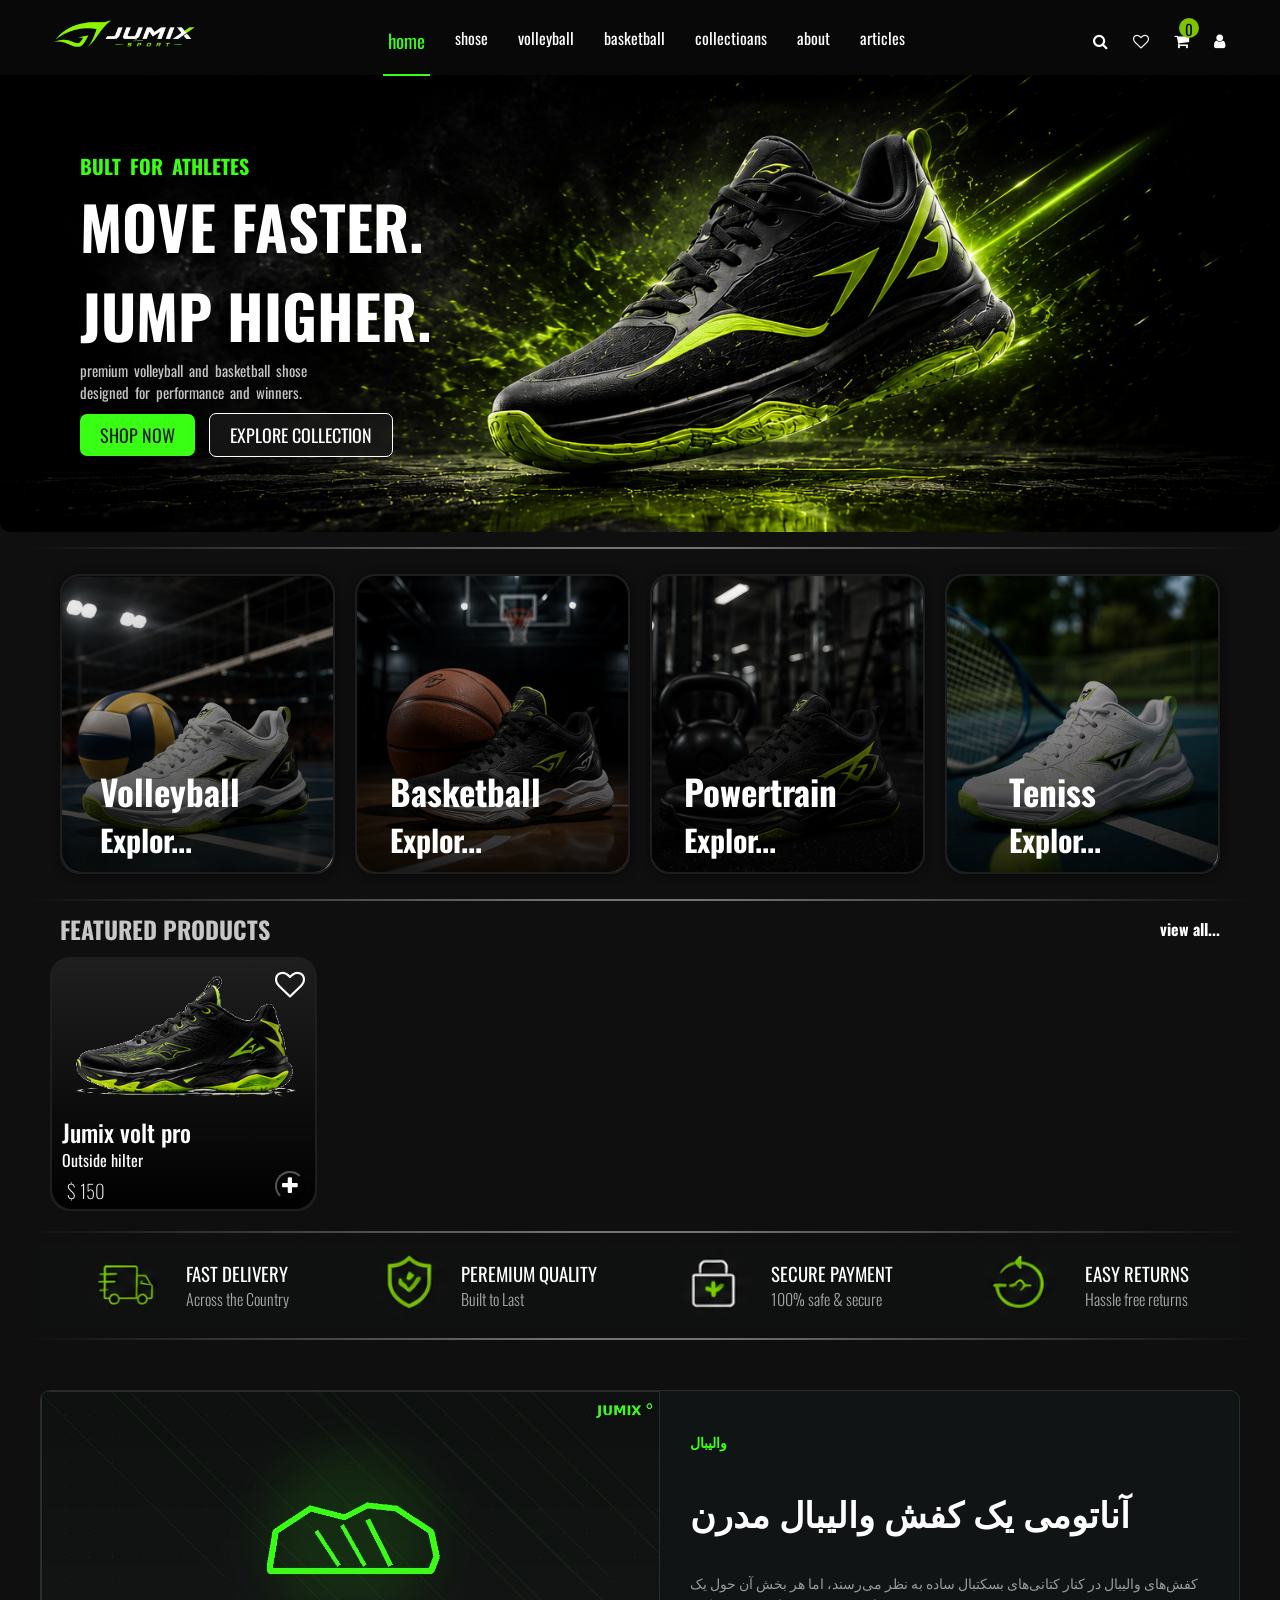
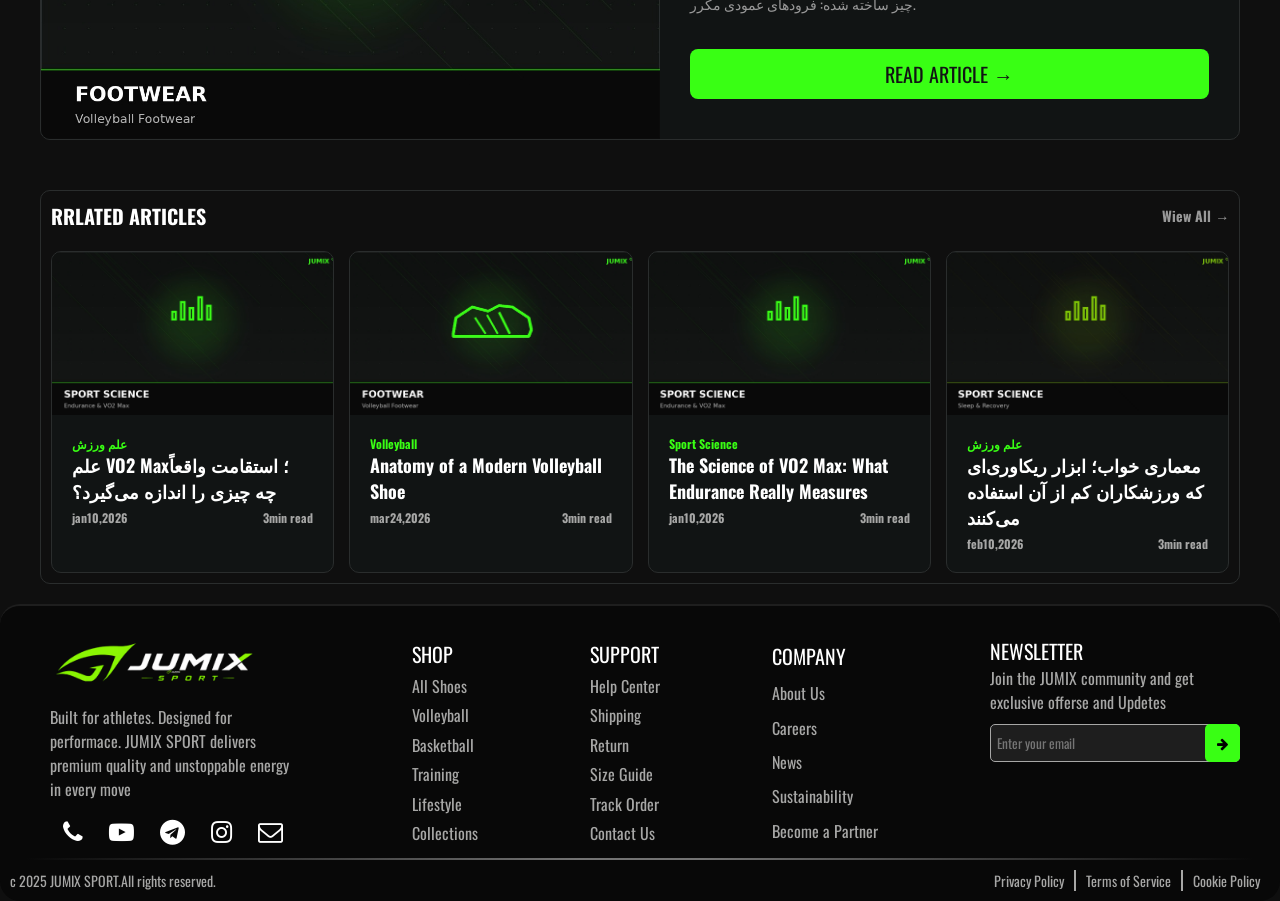
<file: index.html>
<!DOCTYPE html>
<html lang="en">
<head>
    <meta charset="UTF-8">
    <meta name="viewport" content="width=device-width, initial-scale=1.0">
    <title>jumix sport pro</title>
    <!-- start font text import  -->
     <link rel="preconnect" href="https://fonts.googleapis.com">
    <link rel="preconnect" href="https://fonts.gstatic.com" crossorigin>
    <link href="https://fonts.googleapis.com/css2?family=Luckiest+Guy&family=Oswald:wght@200..700&family=Yusei+Magic&display=swap" rel="stylesheet">
     <!-- end font text import  -->
    <link rel="stylesheet" href="assest/css/main.css">
    <!-- start font icon import  -->
    <link rel="stylesheet" href="https://cdnjs.cloudflare.com/ajax/libs/font-awesome/4.7.0/css/font-awesome.min.css">
    <link rel="stylesheet" href="assest/css/main.css">
    
    <!-- end font text import  -->
</head>
<body>
    <header id="header-import">
    </header>
    <!-- ///////////////////////// -->
    <!-- header main start => -->
     <header>
        <figure class="header-main">
            <img src="assest/img/header.png" class="img-header" alt="heder site">
            <div class="title-header">
                <h5>BULT FOR ATHLETES</h5>
                <h2>MOVE FASTER.</h2>
                <h2>JUMP HIGHER.</h2>
                <h6>premium volleyball and basketball shose <br>
                 designed for performance and winners.</h6>
                 <button class="button-m">SHOP NOW</button>
                 <button class="button-c">EXPLORE COLLECTION</button>   
            </div>
        </figure>
     </header>
   <!-- <= end header main tag  -->
    <div>
        <div class="line-section"></div>
    </div>
     <!-- main section start => -->
      <section class="cards-row-type">
        <figure class="card">
            <a href="products.html?file=volleyball">
            <img class="img-res card-img" src="assest/img/volley-card.png" alt="">
            <div class="filter-card"></div>
            <div class="card-title">
                <h3>volleyball</h3>
                <h4>Explor... </h4>

            </div>
            </a>
        </figure>
        <figure class="card">
                <a href="products.html?file=basketball">
            <img class="img-res card-img" src="assest/img/basket-card.png" alt="">
            <div class="filter-card"></div>
            <div class="card-title">
                <h3>basketball</h3>
                <h4>Explor... </h4>
            </div>
            </a>
        </figure>
        <figure class="card">
            <a href="products.html?file=lifestyle">
            <img class="img-res card-img" src="assest/img/body-card.png" alt="">
            <div class="filter-card"></div>
            <div class="card-title">
                <h3>powertrain</h3>
                <h4>Explor... </h4>

            </div>
            </a>
        </figure>   
        <figure class="card">
            <a href="products.html?file=training">
            <img class="img-res card-img" src="assest/img/tenis-card.png" alt="">
            <div class="filter-card"></div>
            <div class="card-title">
                <h3>teniss</h3>
                <h4>Explor... </h4>

            </div>
            </a>
        </figure>     
      </section>
   <!-- <= end  main section tag  -->
    <div>
        <div class="line-section"></div>
    </div>
    <!-- poroduckt section start => -->
    <div id="import-list-product" data-type-render="index" 
    data-cont="8" data-sort="">FEATURED PRODUCTS</div>
    <!-- <= end  poroduckt section tag  -->
    <div>
        <div class="line-section"></div>
    </div>
        <!-- send about section start => -->
         <section class="send-about">
            <div class="send-about-row">
                <div class="send-about-item">
                    <div class="img-send-about">
                        <img  class="car img-res" src="assest/img/item-1.png" alt="">
                    </div>
                    <div>
                        <h3>FAST DELIVERY</h3>
                        <p>Across the Country</p>
                    </div>
                </div>
                <div class="send-about-item">
                    <div class="img-send-about">
                        <img class="quality img-res" src="assest/img/item-2.png" alt="">
                    </div>
                    <div>
                        <h3>PEREMIUM QUALITY</h3>
                        <p>Built to Last</p>
                    </div>
                </div>
                <div class="send-about-item">
                    <div class="img-send-about">
                        <img class="louck img-res" src="assest/img/item-3.png" alt="">
                    </div>
                    <div>
                        <h3>SECURE PAYMENT</h3>
                        <p>100% safe & secure</p>
                    </div>
                </div>
                <div class="send-about-item">
                    <div class="img-send-about">
                        <img class="return img-res" src="assest/img/item-4.png" alt="">
                    </div>
                    <div>
                        <h3>EASY RETURNS</h3>
                        <p>Hassle free returns</p>
                    </div>
                </div>
            </div>
         </section>
     <!-- <= send abut  footer section tag  -->
    <div>
        <div class="line-section"></div>
    </div>
    <!-- //////////////////////////////// -->
    <div id="banner-article-import"></div>
    <div id="list-article-import"></div>

    <!-- footer section start => -->
    <div id="footer-import"></div>
     <!-- <= end  footer section tag  -->
    <script type="module" src="assest/js/list-articles-engin.js"></script>
    <!-- <script src="assest/js/java.js"></script> -->
    <script type="module" src="assest/js/section-art-baner.js"></script>
    <script type="module" src="assest/js/footer-engine.js"></script>
    <script type="module" src="assest/js/header-Engine.js"></script>
    <!-- ////start product java script -->
     <script src="assest/js/list-index-manager.js" type="module"></script>
</body>
</html>
</file>
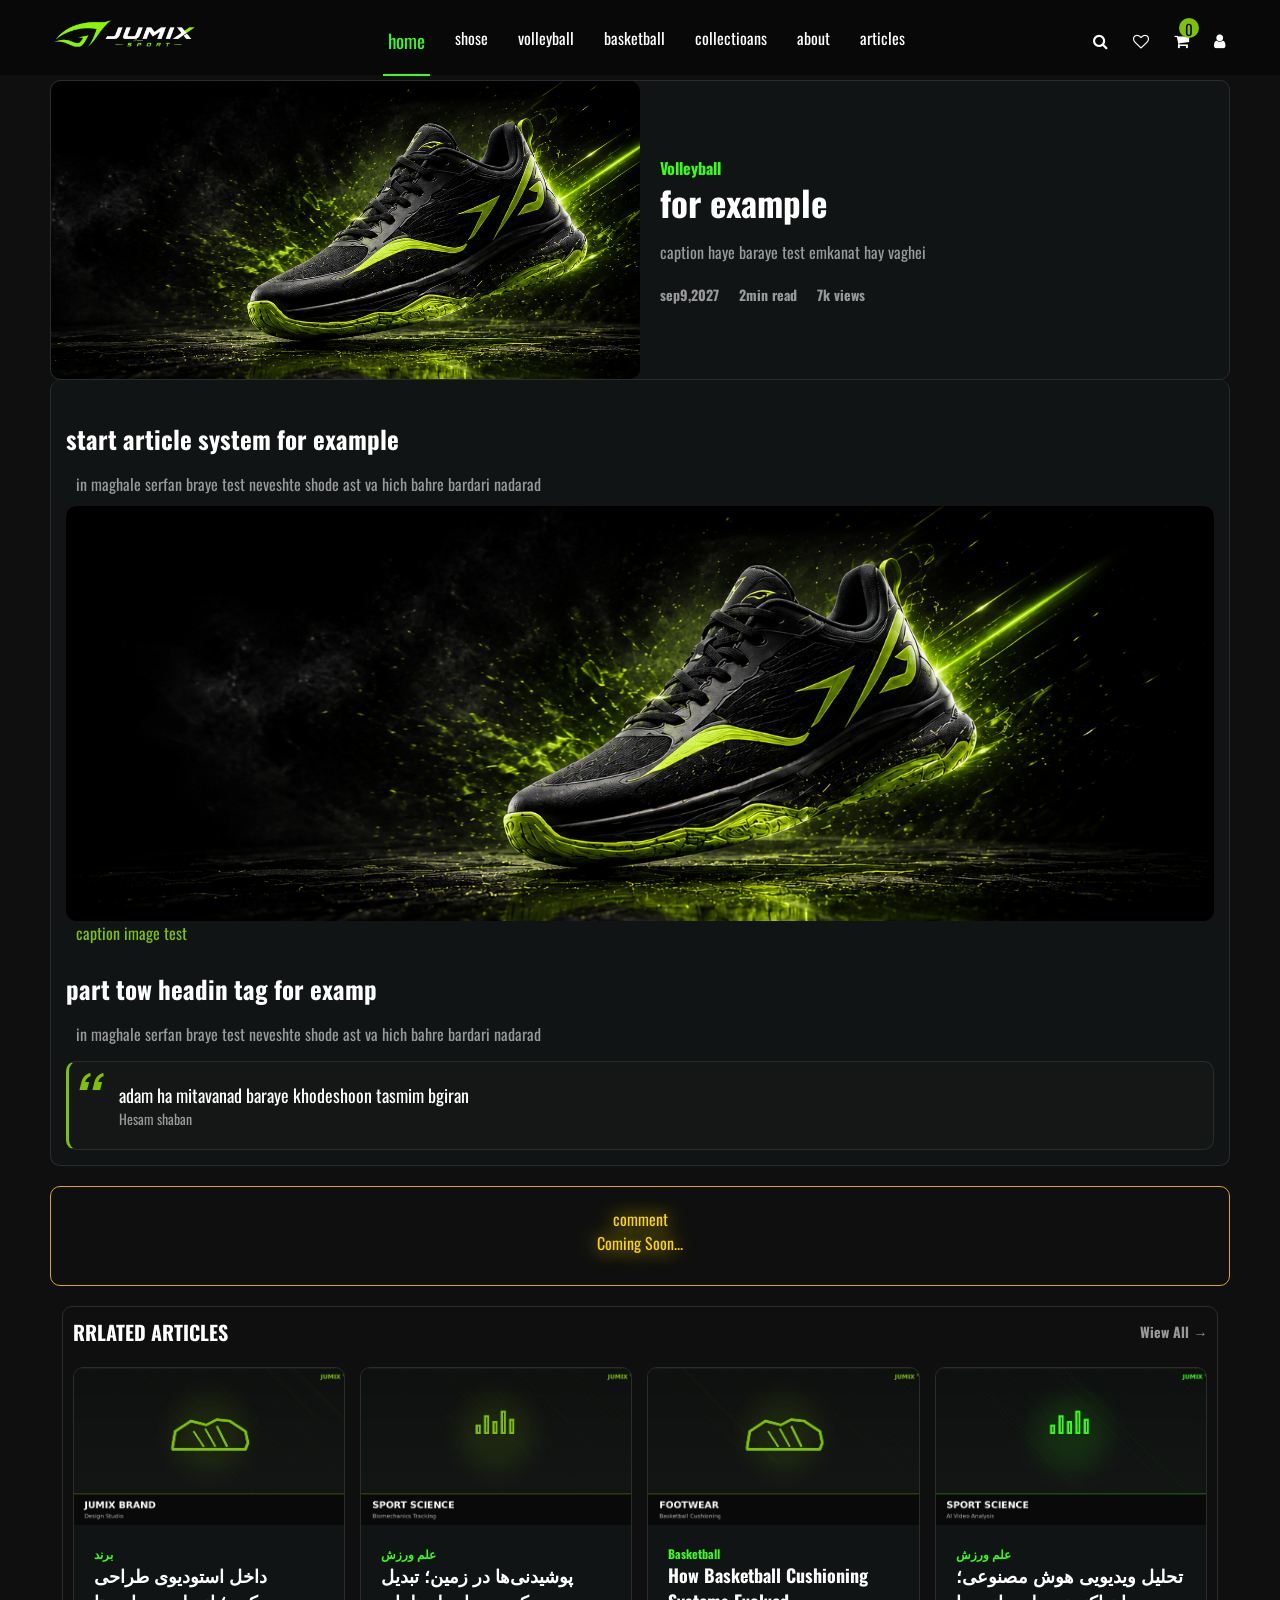
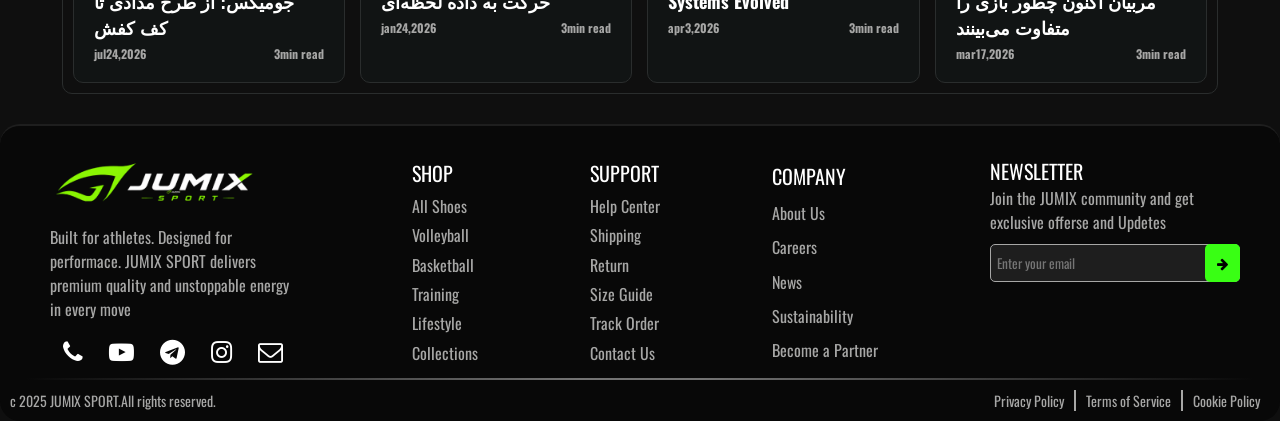
<file: article.html>
<!DOCTYPE html>
<html lang="en">
<head>
    <meta charset="UTF-8">
    <meta name="viewport" content="width=device-width, initial-scale=1.0">
    <title>Article</title>
    <link rel="stylesheet" href="assest/css/main.css">
    <link rel="stylesheet" href="assest/css/article.css">
    <link rel="stylesheet" href="https://cdnjs.cloudflare.com/ajax/libs/font-awesome/4.7.0/css/font-awesome.min.css">

</head>
<body>
    <header id="header-import">
    </header>
    <!-- ////////////////////////////////////////// -->
    <main class="all-article-wraper">
    <div id="import-article"></div>
    <div class="warn">comment <br> Coming Soon...</div>
    <div id="list-article-import" data-type="random"></div>
    </main>
    <div id="footer-import"></div>
    <script type="module" src="assest/js/header-Engine.js"></script>
    <script type="module" src="assest/js/list-articles-engin.js"></script>
    <script type="module" src="assest/js/footer-engine.js"></script>
    <script type="module" src="assest/js/article-page-manager.js"></script>
</body>
</html>
</file>
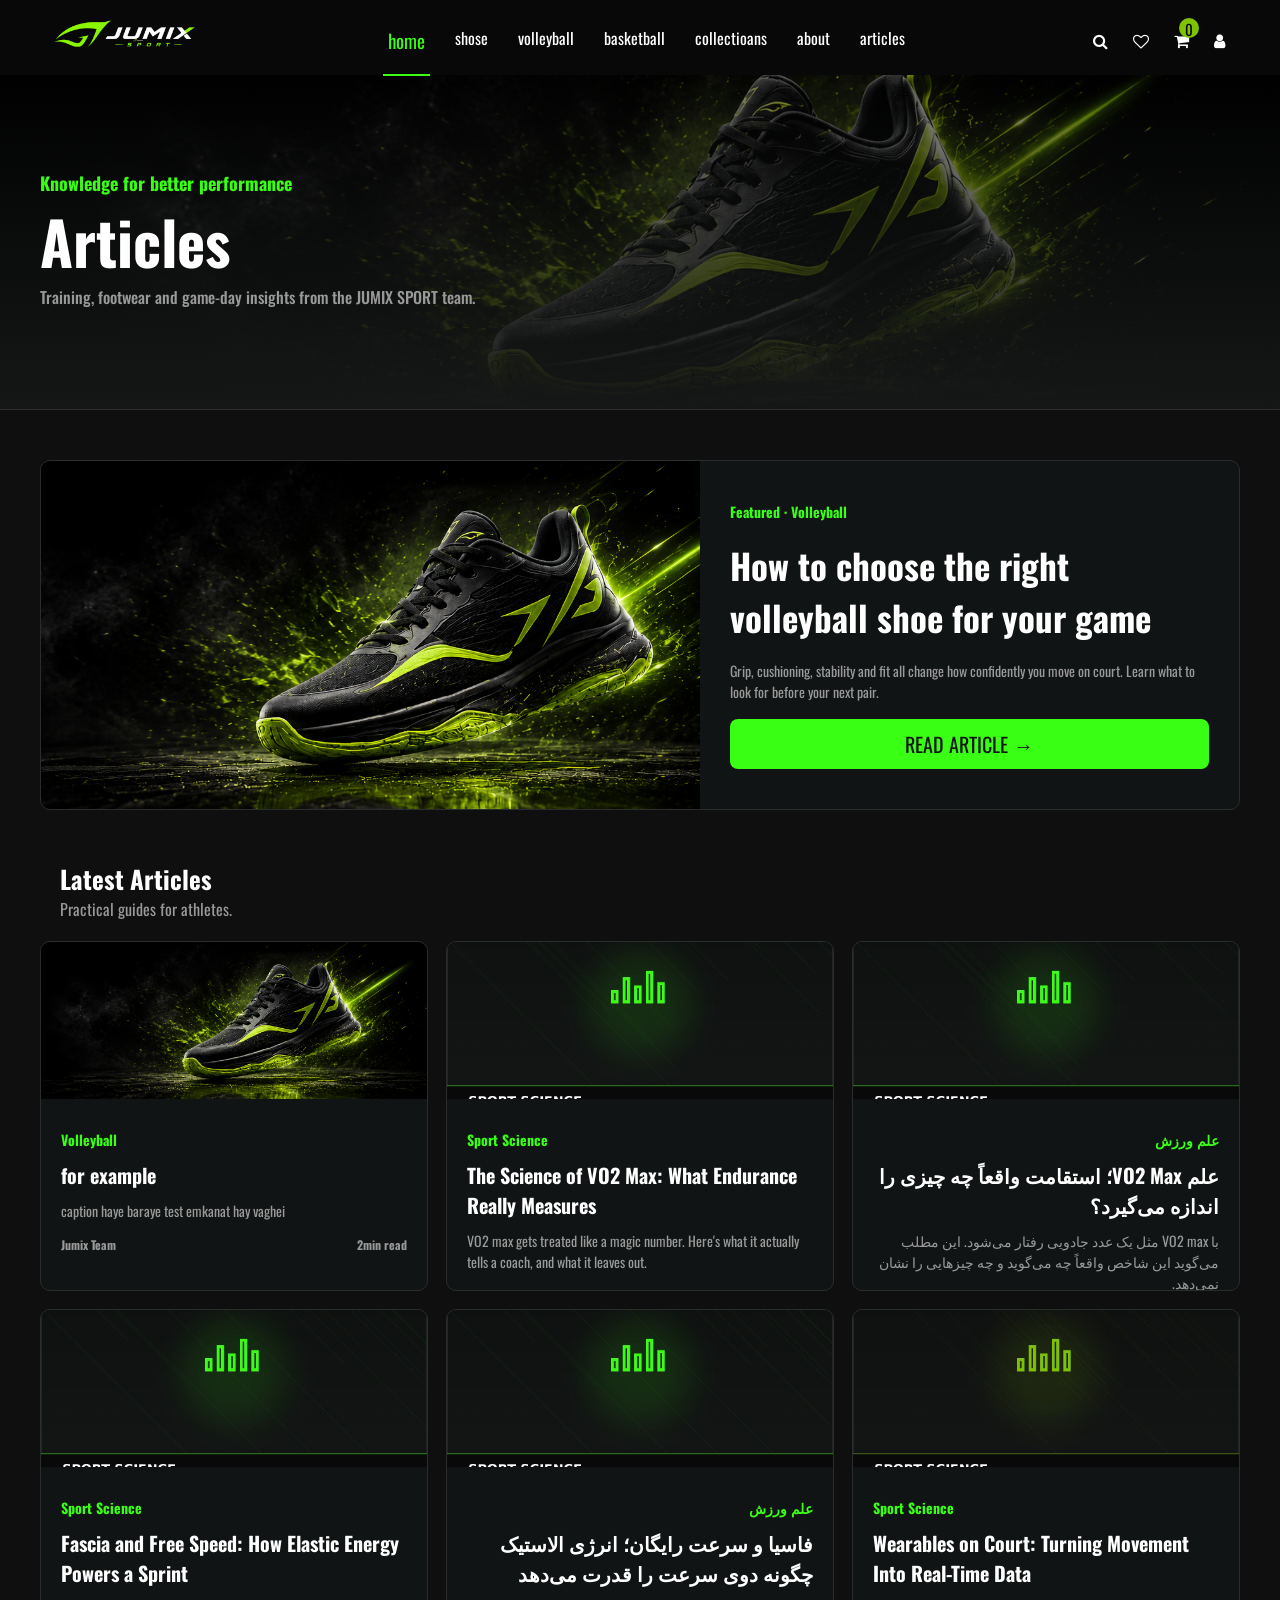
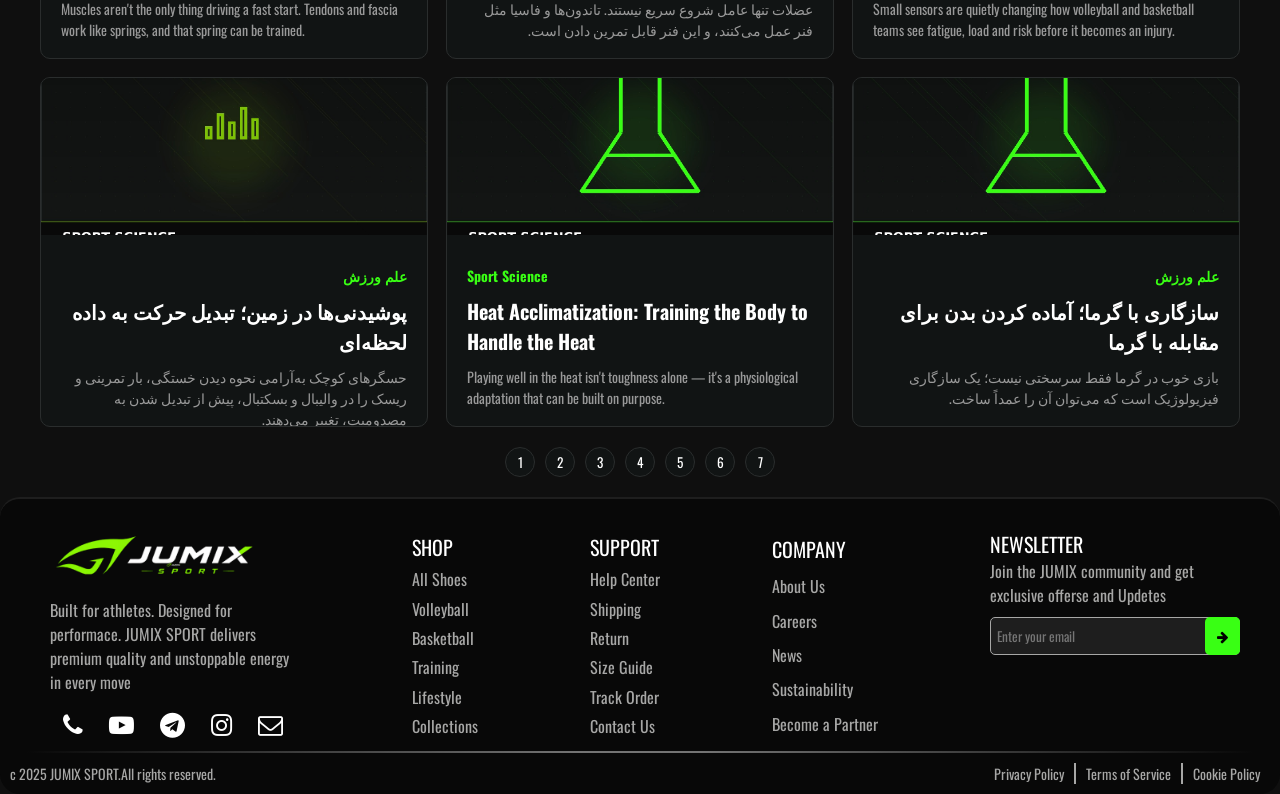
<file: articles.html>
<!DOCTYPE html>
<html lang="en">
<head>
    <meta charset="UTF-8">
    <meta name="viewport" content="width=device-width, initial-scale=1.0">
    <title>articles</title>
    <link rel="stylesheet" href="assest/css/articles.css">
    <link rel="stylesheet" href="assest/css/main.css">
    <link rel="stylesheet" href="https://cdnjs.cloudflare.com/ajax/libs/font-awesome/4.7.0/css/font-awesome.min.css">
</head>
<body>
    <header id="header-import">
    </header>
<!-- ////////////////////////////////////// -->
    <header class="header-main-art">
        <img src="assest/img/header.png" alt="">
        <div class="titile-header-ma">
        <div class="title-header-ma-c">
                <h4>Knowledge for better performance</h4>
                <h1>Articles</h1>
                <p>Training, footwear and game-day insights from the JUMIX SPORT team.</p>
            
        </div>
    </div>
    </header> 
    <div class="main-banner-art">
        <img src="assest/img/header.png" alt="">
        <div class="title-mba">
            <h3>Featured · Volleyball</h3>
            <h2>How to choose the right volleyball shoe for your game</h2>
            <p>Grip, cushioning, stability and fit all change how confidently you move on court. Learn what to look for before your next pair.</p>
            <button>READ ARTICLE →</button>
        </div>
    </div>
    <main>
        <div class="title-main">
            <h2>Latest Articles</h2>
            <p>Practical guides for athletes.</p>
        </div>
        <div class="product-art" id="id-product-art">
            <!-- <div class="card-art-wrap">
                <img src="assest/img/volley-card.png" alt="">
                <div class="title-card-art">
                    <h3 class="categoory-card">Volleyball</h3>
                    <h2 class="title-main-card">5 things that improve your first step on court</h2>
                    <p class="caption-card">Simple footwear and movement choices that can help you feel quicker.</p>
                    <div class="footer-card">
                        <h4 class="nasher">JUMIX TEAM</h4>
                        <h4 class="time-reading">6 min read</h4>
                    </div>
                </div>
            </div>
            <div class="card-art-wrap">
                <img src="assest/img/volley-card.png" alt="">
                <div class="title-card-art">
                    <h3 class="categoory-card">Volleyball</h3>
                    <h2 class="title-main-card">5 things that improve your first step on court</h2>
                    <p class="caption-card">Simple footwear and movement choices that can help you feel quicker.</p>
                    <div class="footer-card">
                        <h4 class="nasher">JUMIX TEAM</h4>
                        <h4 class="time-reading">6 min read</h4>
                    </div>
                </div>
            </div>
            <div class="card-art-wrap">
                <img src="assest/img/volley-card.png" alt="">
                <div class="title-card-art">
                    <h3 class="categoory-card">Volleyball</h3>
                    <h2 class="title-main-card">5 things that improve your first step on court</h2>
                    <p class="caption-card">Simple footwear and movement choices that can help you feel quicker.</p>
                    <div class="footer-card">
                        <h4 class="nasher">JUMIX TEAM</h4>
                        <h4 class="time-reading">6 min read</h4>
                    </div>
                </div>
            </div> -->
            
        </div>
        <div class="fotter-main" id="id-fotter-main">
            <!-- <button class="select-page">1</button>
            <button>2</button>
            <button>3</button> -->
        </div>
     </main>
     <!-- /////////////////////// -->
    <div id="footer-import"></div>
    <script type="module" src="assest/js/footer-engine.js"></script>
     <script type="module" src="assest/js/articles-Enginer.js"></script>
    <script type="module" src="assest/js/header-Engine.js"></script>
</body>
</html>
</file>
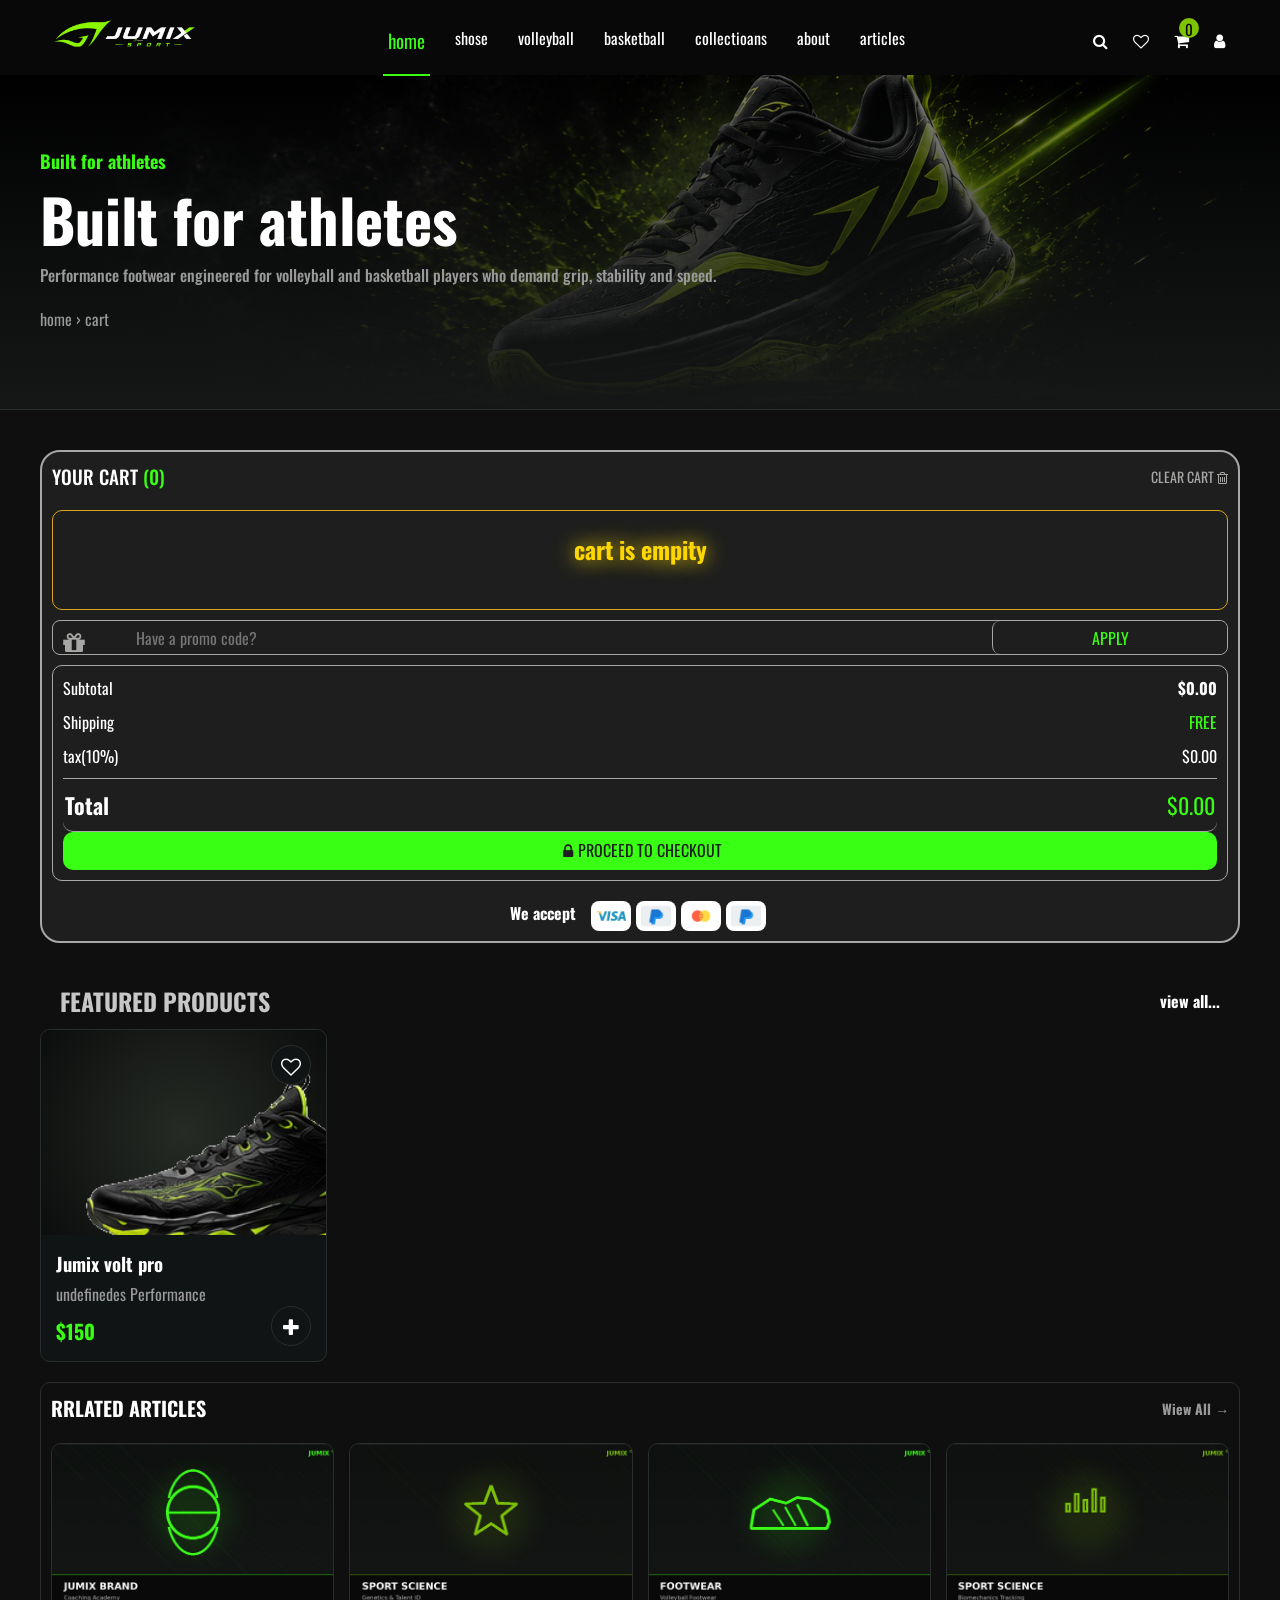
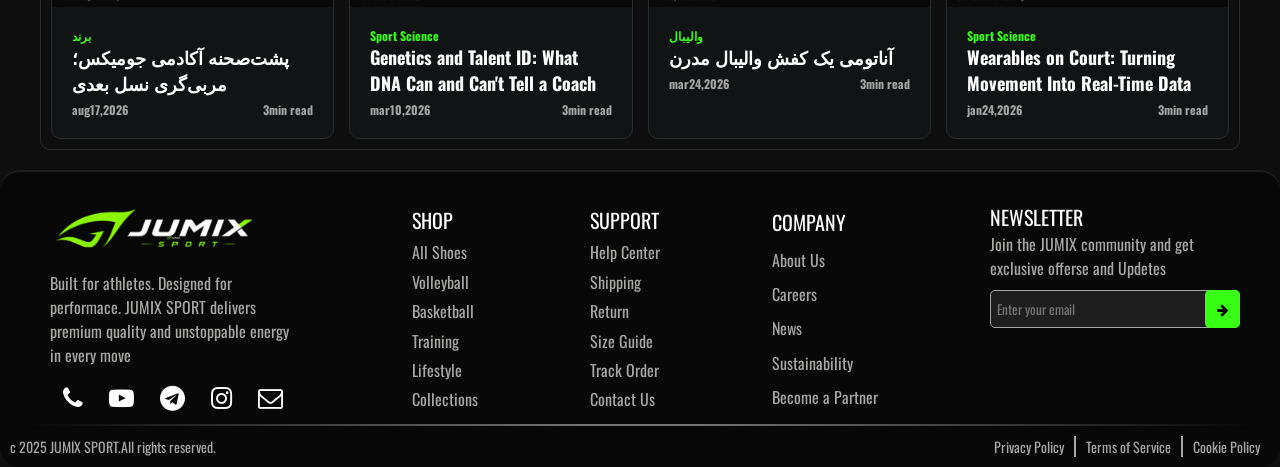
<file: cart.html>
<!DOCTYPE html>
<html lang="en">
<head>
    <meta charset="UTF-8">
    <meta name="viewport" content="width=device-width, initial-scale=1.0">
    <title>cart | JUmixSrpot</title>
        <!-- start font text import  -->
     <link rel="preconnect" href="https://fonts.googleapis.com">
    <link rel="preconnect" href="https://fonts.gstatic.com" crossorigin>
    <link href="https://fonts.googleapis.com/css2?family=Luckiest+Guy&family=Oswald:wght@200..700&family=Yusei+Magic&display=swap" rel="stylesheet">
     <!-- end font text import  -->
    <link rel="stylesheet" href="assest/css/main.css">
    <!-- start font icon import  -->
    <link rel="stylesheet" href="https://cdnjs.cloudflare.com/ajax/libs/font-awesome/4.7.0/css/font-awesome.min.css">
    <link rel="stylesheet" href="assest/css/main.css">
    <link rel="stylesheet" href="assest/css/products.css">
    <!-- end font text import  -->
     <style>
        .wrap-cart{
            width: 100%;
            max-width: 1200px;
            margin: auto;
            aside.by-product{
                width: 100%;
            }
        }
        aside{
            width: 100%;
            max-width: 1200px;
            margin:40px auto;
        }
     </style>
</head>
<body>
        <header id="header-import">
    </header>
    <!-- //////////////////// -->
         <header class="header-main-art">
        <img src="assest/img/header.png" alt="">
        <div class="titile-header-ma">
        <div class="title-header-ma-c">
                <h4>Built for athletes</h4>
                <h1>Built for athletes</h1>
                <p>Performance footwear engineered for volleyball and basketball players who demand grip, stability and speed.</p>
                <div class="adress-page"><a href="index.html">home</a><i> ›  cart</i></div>
        </div>
    </div>
    </header> 
     <!-- ////////////////////////// -->
    <div calss="wrap-cart">
        <aside class="by-product">
                <div class="title-nav">
                    <h4>YOUR CART <span>(2)</span></h4>
                    <p>CLEAR CART <i class="fa fa-trash-o" aria-hidden="true"></i></p>
                </div>
                
                <div id="wrap-item-cart">
                    <div class="card-by-product">
                    <div class="img-card-by-product"><img class="img-res" src="assest/img/shose-5.png" alt=""></div>
                    <div class="title-card-by-product">
                        <h5>JUMix VOLT PRO</h5>
                        <p>Size:43</p>
                        <p>Color:Black/Green</p>
                        <h5>$129.99</h5>
                    </div>
                    <div class="add-remove-card-by-product-main" >
                        <div class="add-remove-card-by-product">
                            <button class="maynes">-</button>
                            <input type="number" readonly value="1" name="" id="">
                            <button class="plus">+</button>
                        </div>
                        <button class="exit"><i class="fa fa-times" aria-hidden="true"></i></button>
                    </div>
                </div>
                <div class="card-by-product">
                    <div class="img-card-by-product"><img class="img-res" src="assest/img/shose-9.png" alt=""></div>
                    <div class="title-card-by-product">
                        <h5>JUMix ELEVENT 2</h5>
                        <p>Size:44</p>
                        <p>Color:White/Green</p>
                        <h5>$149.99</h5>
                    </div>
                    <div class="add-remove-card-by-product-main" >
                        <div class="add-remove-card-by-product">
                            <button class="maynes">-</button>
                            <input type="text" value="1" name="" id="">
                            <button class="plus">+</button>
                        </div>
                        <button class="exit"><i class="fa fa-times" aria-hidden="true"></i></button>
                    </div>
                </div>
                </div>
                <div class="off-code">
                    <i class="fa fa-gift" aria-hidden="true"></i>
        
                    <input placeholder=" Have a promo code?" type="text">
                    <button>APPLY</button>
                </div>
                <div class="sum-product">
                    <div class="subtotal-sum-product">
                        <h6>Subtotal</h6>
                        <h6 class="main">$234.99</h6>
                    </div>
                    <div class="shipping-sum-product">
                        <h4>Shipping</h4>
                        <h4>FREE</h4>
                    </div>
                    <div class="tax-sum-product">
                        <h4>tax(10%)</h4>
                        <h4 class="main">$0.00</h4>
                    </div>
                    <div class="total-sum-product">
                        <h3>Total</h3>
                        <h3 class="main">$234.99</h3>
                    </div>
                    <button class="btn-sum"><i class="fa fa-lock" aria-hidden="true"></i>PROCEED TO CHECKOUT</button>
                </div>
                <div class="we-accept">
                    <h4>We accept</h4>
                    <div><img class="img-res" src="assest/img/visa.png" alt="visa"></div>
                    <div><img class="img-res" src="assest/img/paypal.png" alt="pay pal"></div>
                    <div><img class="img-res" src="assest/img/money.png" alt="pay"></div>
                    <div><img class="img-res" src="assest/img/paypal.png" alt="blue"></div>
                </div>
        
        </aside>
    </div>

          <!-- poroduckt section start => -->
    <div id="import-list-product" data-type-render="products" 
    data-cont="4" data-sort="priceLow">FEATURED PRODUCTS</div>
    <!-- <= end  poroduckt section tag  -->
         <div id="list-article-import"></div>
        <div id="footer-import"></div>
     <!-- <= end  footer section tag  -->
           <script src="assest/js/list-index-manager.js" type="module"></script>
          <script type="module" src="assest/js/footer-engine.js"></script>
    <script type="module" src="assest/js/header-Engine.js"></script>
    <script type="module" src="assest/js/cartManager.js"></script>
    <script type="module" src="assest/js/list-articles-engin.js"></script>

</body>
</html>
</file>
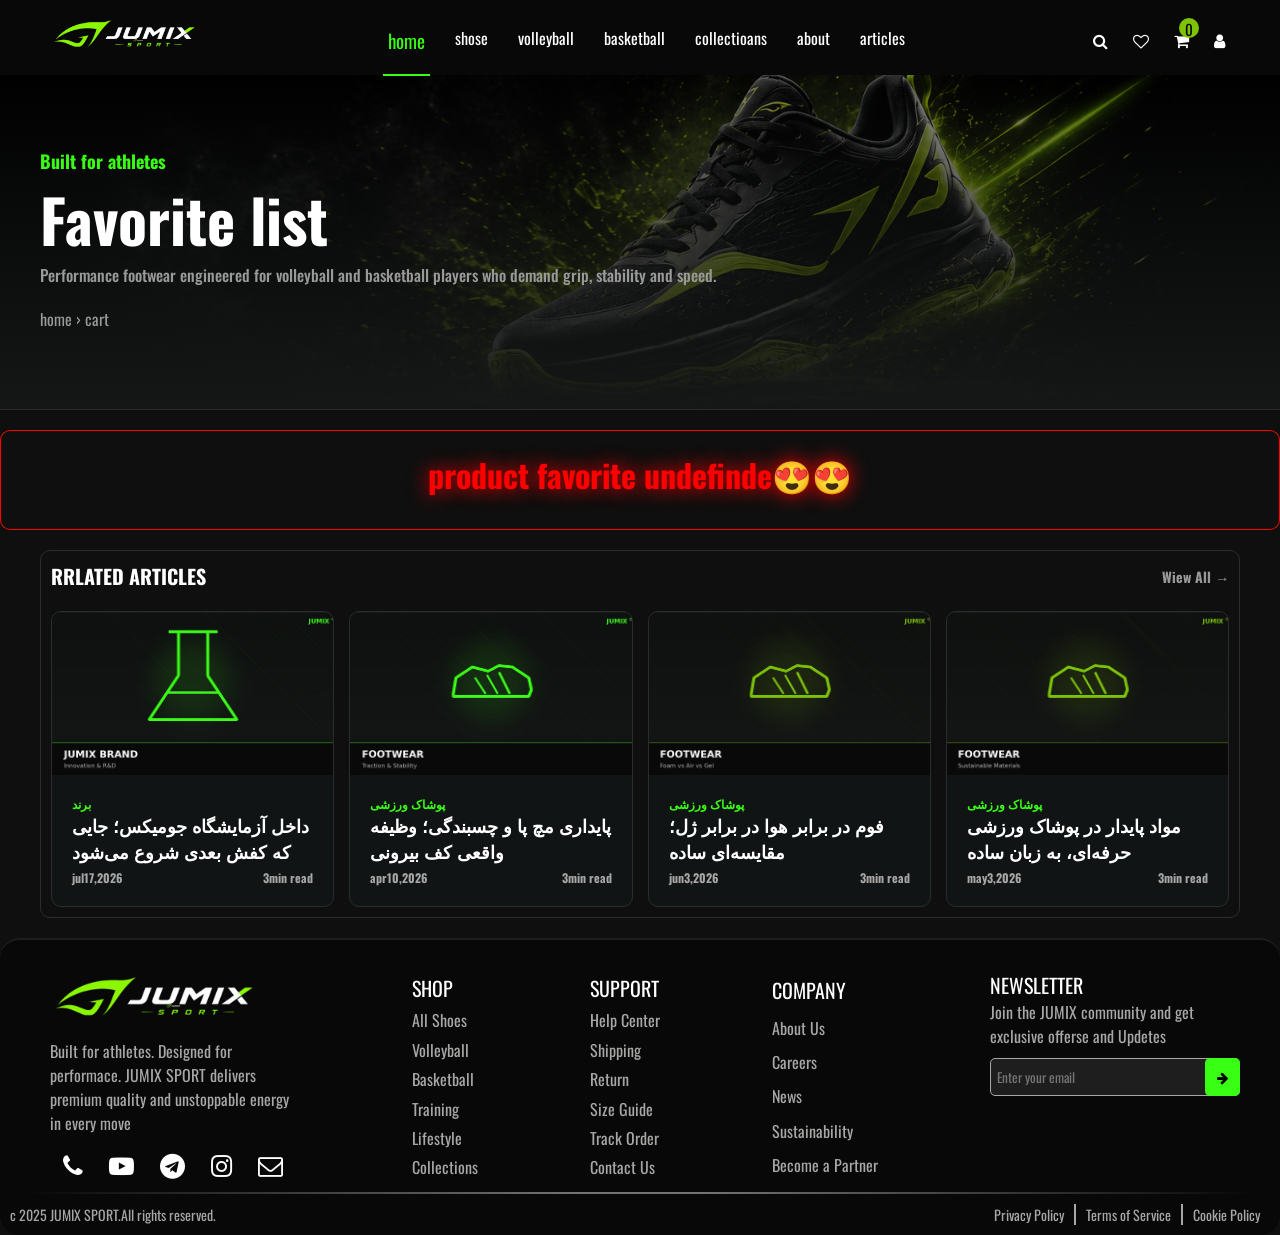
<file: fovorite.html>
<!DOCTYPE html>
<html lang="en">
<head>
    <meta charset="UTF-8">
    <meta name="viewport" content="width=device-width, initial-scale=1.0">
    <title>favorite</title>
            <!-- start font text import  -->
     <link rel="preconnect" href="https://fonts.googleapis.com">
    <link rel="preconnect" href="https://fonts.gstatic.com" crossorigin>
    <link href="https://fonts.googleapis.com/css2?family=Luckiest+Guy&family=Oswald:wght@200..700&family=Yusei+Magic&display=swap" rel="stylesheet">
     <!-- end font text import  -->
    <link rel="stylesheet" href="assest/css/main.css">
    <!-- start font icon import  -->
    <link rel="stylesheet" href="https://cdnjs.cloudflare.com/ajax/libs/font-awesome/4.7.0/css/font-awesome.min.css">
    <link rel="stylesheet" href="assest/css/main.css">
    <link rel="stylesheet" href="assest/css/products.css">
    <!-- end font text import  -->
</head>
<body>
    <header id="header-import">
    </header>
    <!-- //////////////////// -->
         <header class="header-main-art">
        <img src="assest/img/header.png" alt="">
        <div class="titile-header-ma">
        <div class="title-header-ma-c">
                <h4>Built for athletes</h4>
                <h1>Favorite list</h1>
                <p>Performance footwear engineered for volleyball and basketball players who demand grip, stability and speed.</p>
                <div class="adress-page"><a href="index.html">home</a><i> ›  cart</i></div>
        </div>
    </div>
    </header> 

    <div id="import-list-product" data-type-render="products" 
    data-cont="4" data-sort="favorite">FEATURED PRODUCTS</div>


             <div id="list-article-import"></div>
        <div id="footer-import"></div>

           <script src="assest/js/list-index-manager.js" type="module"></script>
    <script type="module" src="assest/js/footer-engine.js"></script>
    <script type="module" src="assest/js/header-Engine.js"></script>
    <script type="module" src="assest/js/list-articles-engin.js"></script>
</body>
</html>
</file>
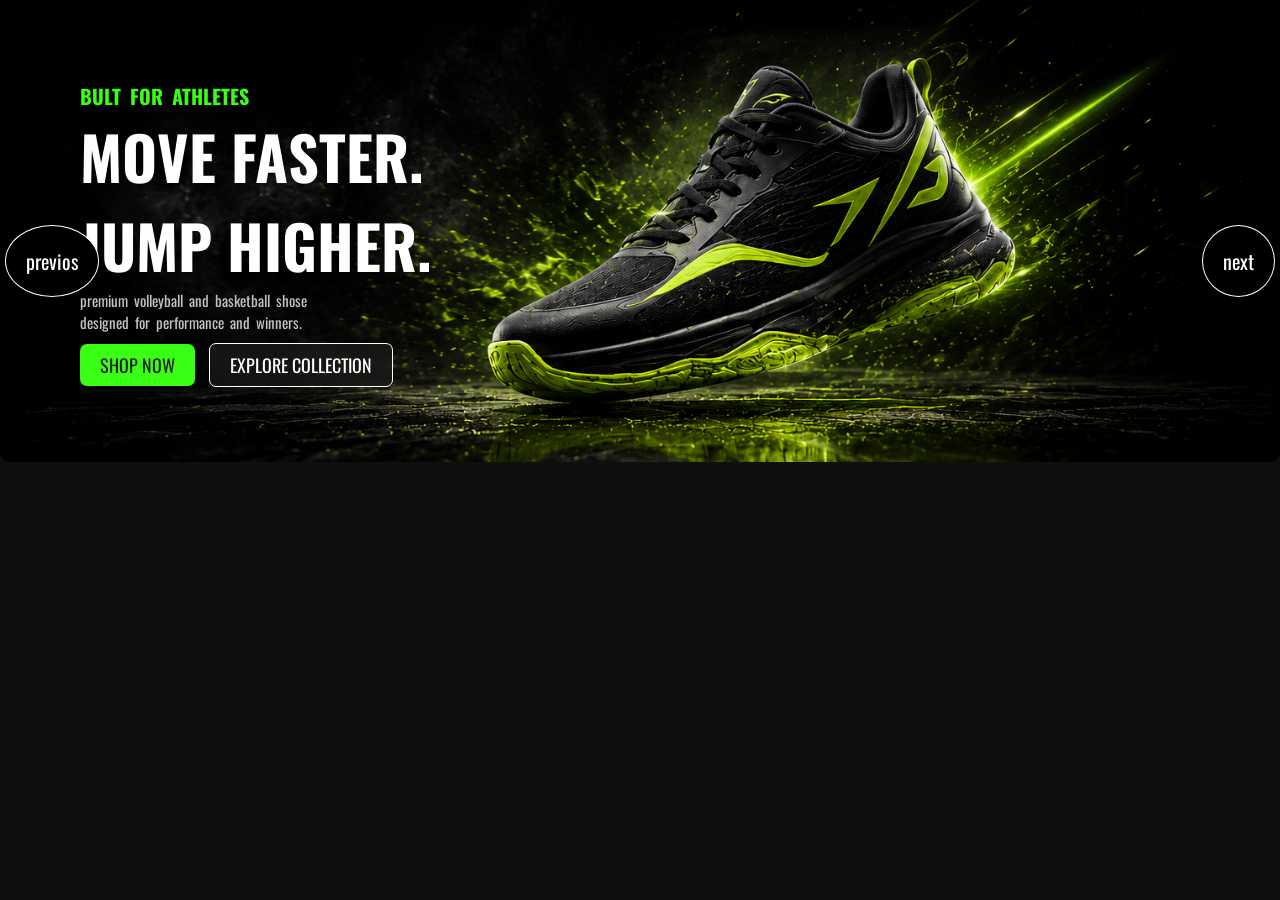
<file: header-Animation.html>
<!DOCTYPE html>
<html lang="en">
<head>
    <meta charset="UTF-8">
    <meta name="viewport" content="width=device-width, initial-scale=1.0">
    <title>header animation</title>
        <link rel="stylesheet" href="assest/css/main.css">
    <!-- start font icon import  -->
    <link rel="stylesheet" href="https://cdnjs.cloudflare.com/ajax/libs/font-awesome/4.7.0/css/font-awesome.min.css">
    <link rel="stylesheet" href="assest/css/main.css">
    <style>
        .wraper-header-anime{
            /* display: flex; */
            /* height:max-content; */
            /* overflow-y: hidden; */
            position: relative;
            max-width: 100vw;
            overflow:hidden;
            /* height: 1200px; */
            .movment{
                transition: 2s;
                height: 700px;
                position: relative;
                .alaki{
                    visibility: hidden;
                }
            }
            .header-main{
                position: absolute;
                width: 100%;
            }
            .header-main:nth-child(1){
                right: -100%;
                z-index: 2;
            }
            .header-main:nth-child(2){
                right: -200%;
                z-index: 3;

            }
            .header-main:nth-child(3){
                right: -300%;
                z-index: 4;
            }
        }
        .button{
            position: fixed;
            padding: 20px;
            z-index: 10;
            top: 25%;
            border-radius: 100%;
            background-color: black;
            border: 1px solid white;
            color: white;
            font-size: 20px;
        }
        .next{
            right: 5px;
        }
        .prenios{
            left: 5px;
        }
    </style>
</head>
<body>
         <header class="wraper-header-anime">
             <button class="button next">next</button>
             <button class="button prenios"> previos</button>
             <div class="movment">
                 
                 <figure class="header-main">
                     <img src="assest/img/header.png" class="img-header" alt="heder site">
                     <div class="title-header">
                         <h5>BULT FOR ATHLETES</h5>
                         <h2>MOVE FASTER.</h2>
                    <h2>JUMP HIGHER.</h2>
                    <h6>premium volleyball and basketball shose <br>
                        designed for performance and winners.</h6>
                        <button class="button-m">SHOP NOW</button>
                        <button class="button-c">EXPLORE COLLECTION</button>   
                    </div>
                </figure>
                <figure class="header-main">
                <img src="assest/img/header.png" class="img-header" alt="heder site">
                <div class="title-header">
                    <h5>BULT FOR ATHLETES</h5>
                    <h2>MOVE FASTER.</h2>
                    <h2>JUMP HIGHER.</h2>
                    <h6>premium volleyball and basketball shose <br>
                        designed for performance and winners.</h6>
                        <button class="button-m">SHOP NOW</button>
                     <button class="button-c">EXPLORE COLLECTION</button>   
                </div>
            </figure>
            <figure class="header-main">
                <img src="assest/img/header.png" class="img-header" alt="heder site">
                <div class="title-header">
                    <h5>BULT FOR ATHLETES</h5>
                    <h2>MOVE FASTER.</h2>
                    <h2>JUMP HIGHER.</h2>
                    <h6>premium volleyball and basketball shose <br>
                        designed for performance and winners.</h6>
                        <button class="button-m">SHOP NOW</button>
                        <button class="button-c">EXPLORE COLLECTION</button>   
                    </div>
                </figure>
                <figure class="header-main">
                <img src="assest/img/header.png" class="img-header" alt="heder site">
                <div class="title-header">
                    <h5>BULT FOR ATHLETES</h5>
                    <h2>MOVE FASTER.</h2>
                    <h2>JUMP HIGHER.</h2>
                    <h6>premium volleyball and basketball shose <br>
                        designed for performance and winners.</h6>
                        <button class="button-m">SHOP NOW</button>
                        <button class="button-c">EXPLORE COLLECTION</button>   
                    </div>
                </figure>
                <figure class="header-main alaki">
                    <img src="assest/img/header.png" class="img-header" alt="heder site">
                    <div class="title-header">
                        <h5>BULT FOR ATHLETES</h5>
                        <h2>MOVE FASTER.</h2>
                        <h2>JUMP HIGHER.</h2>
                        <h6>premium volleyball and basketball shose <br>
                         designed for performance and winners.</h6>
                         <button class="button-m">SHOP NOW</button>
                         <button class="button-c">EXPLORE COLLECTION</button>   
                    </div>
                </figure>
            </div>
            

        </header>
        <!-- <script>

        </script> -->
     <script src="assest/js/header-animation.js" type="module"></script>
    </body>
</html>
</file>
<file: assest/css/main.css>
@import url(nav-main.css);
@import url("header-main.css");
@import url("section-card-type.css");
@import url("section-poroduct.css");
@import url("about-section.css");
@import url("footer.css");
@import url("product.css");
@import url(articles.css);
@import url('https://fonts.googleapis.com/css2?family=Oswald:wght@300;400;500;600;700&display=swap');
@font-face {
  font-family: "Oswald", sans-serif;
  font-optical-sizing: auto;
  font-weight: normal;
  font-style: normal;
}

:root{
    --green:#39ff14;

    --green-text:#7ec303;
    --black:#0b0b0b;
    --gray:#1e1e1e;
    --gray-text:#a7a7a6;
    --back-gray:#0f1010;
    --whait:#ffff;
    --back-g:#131212;
    --green:#39ff14;--green2:#7ec303;--black:#080808;--bg:#0f1010;--panel:#151717;--panel2:#1b1d1d;--line:#2a2d2d;--muted:#999;--white:#fff;--plan3:#111414;
}
*{
    font-family: "Oswald";
    padding: 0;
    margin: 0;
    box-sizing: border-box;
    list-style: none;
}
a{
    text-decoration: none;
    color: var(--whait);
}
body{
    background-color: #0f0f0f;
}
.img-res{
    width: 100%;
    height: auto;
}
.line-section{
    margin:10px  auto;
    width: 96vw;
    height: 2px;
background: #8c8c8c;
background: radial-gradient(circle, rgba(140, 140, 140, 0.81) 10%, rgba(255, 255, 255, 0) 100%);
}
/* //////////////////////////////////////// */
.main-banner-art{
    display: flex;
    width: 100%;
    height: 350px;
    max-width: 1200px;
    margin: 50px auto;
    border-radius: 10px;
    border: 1px solid var(--line);
    overflow: hidden;
    background-color: var(--plan3);
    img{
        object-fit: cover;
        width: 55%;
        height: 100%;
    }
    .title-mba{
        width: 100%;
        height: 100%;
        padding: 40px 30px;
        display: flex;
        flex-direction: column;
        justify-content: space-between;
        h3{
            color: var(--green);
            font-size: 14px;

        }
        h2{
            font-size: 35px;
            color:var(--white);

        }
        p{
            color: var(--muted);
            font-size: 14px;
        }
        button{
            color: var(--plan3);
            background-color: var(--green);
            font-size: 20px;
            border-radius:8px;
            border: none;
            padding: 10px;
        }
    }
}
/* /////////////////////////////////////////////// */
.error{
    margin: auto;
    margin-top: 20px;
    color:red;
    padding: 20px;
    width: 100%;
    height: 100px;
    text-align: center;
    text-shadow: 0px 0px 20px;
    border: 1px solid red;
    border-radius: 10px;
}
.warn{
    margin: auto;
    margin-top: 20px;
    color:gold;
    padding: 20px;
    width: 100%;
    height: 100px;
    text-align: center;
    text-shadow: 0px 0px 20px;
    border: 1px solid goldenrod;
    border-radius: 10px;
}
.sucses{
    margin: auto;
    margin-top: 20px;
    color:var(--green);
    padding: 20px;
    width: 100%;
    height: 100px;
    text-align: center;
    text-shadow: 0px 0px 20px;
    border: 1px solid var(--green);
    border-radius: 10px;
}
/* ////////////////////////////////////////////////////////// */
.list-article{
    width: 98%;
    max-width: 1200px;
    margin: auto;
    border:1px solid var(--line) ;
    border-radius: 10px;
    margin-top: 20px;
    margin-bottom: 20px;
    .title-list{
        display: flex;
        justify-content: space-between;
        align-items: center;
        padding: 10px;
        h2{
            color:var(--whait);
            font-size: 20px;
        }
        h5{
            a{
                font-size: 14px;
                color: var(--muted);

            }
            a:hover{
                color: var(--green);
            }
        }
    }
    .wraper-item-list-article{
        display: grid;
        grid-template-columns: repeat(4 , 1fr);
        gap: 15px;
        padding: 10px;
        .card-article{
            transition: 0.9s;
            background-color: var(--plan3);
            overflow: hidden;
            border: 1px solid var(--line);
            border-radius: 10px;
            display: flex;
            flex-direction: column;
            /* width: 100%; */
            .img-title{
                width: 100%;
                
                img{
                    height: 100%;
                    width: 100%;
                    object-fit: cover;
                    /* height: auto; */
                    
                }
            }
            .card-title-text{
                padding: 20px;
                width: 100%;
                .item-category{
                    color: var(--green);
                    font-size: 12px;
                }
                .item-header{
                    color: var(--white);
                    font-size: 18px;
                    a{
                        transition: 0.6s;
                    }
                }
                .item-header:hover{
                    a{
                    color: var(--green);
                    text-shadow: 0px 0px 10px ;
                }}
                .wraper-item-information{
                    display: flex;
                    margin-top: 5px;
                    justify-content: space-between;
                    h4{
                        color: var(--gray-text);
                        font-size: 12px;
                    }
                }
            }
        }
        .card-article:hover{
            border-color:var(--green2) ;
            transform: translateY(-10px);
        }
    }
}



/* //////////////////// */
@media (max-width:800px) {
    .main-banner-art{
        flex-direction: column;
        height: fit-content;
        img{
            width: 100%;

        }
    }
    .wraper-item-list-article{
        grid-template-columns: repeat(2 , 1fr)!important;
        
    }
}
</file>
<file: assest/css/article.css>
:root{--green:#39ff14;--green2:#7ec303;--black:#080808;--bg:#0f1010;--panel:#151717;--panel2:#1b1d1d;--line:#2a2d2d;--muted:#999;--white:#fff;--plan3:#111414;}
.all-article-wraper{
    width: 100%;
    margin:0px auto;
    max-width: 1200px;
    padding: 10px;
}

.header-main-article{
    display: flex;
    border: 1px solid var(--line);
    border-radius: 10px;
    overflow: hidden;
    height: 300px;
    background-color: var(--plan3);
    .img-header-artricle{
        width: 50%;
        overflow: hidden;
        position: relative;
        border-radius: 10px;

        img{
            object-fit: cover;
            width: 100%;
            z-index: 2;
            height: 100%;
        }
        .efect-header{
            display: none;
        z-index: 3;
            position: absolute;
            width: 100%;
            height: 100%;
            top: 0;
            left: 0;
        background: linear-gradient(to top , rgba(12, 11, 11, 0.952) , transparent);
        }
    }
    .title-header-article{
        width: 50%;
        padding: 20px;
        display: flex;
        flex-direction: column;
        justify-content: center;
        h2.category-article{
            color: var(--green);
            font-size: 16px;
        }
        h1.title-article{
            color: var(--white);
            font-size: 35px;
            line-height: 45px;

        }
        p.caption-article{
            margin-top: 15px;
            color: var(--muted);
            font-size: 16px;
        }
        div.ditails-article{
            display: flex;
            margin-top: 20px;
            gap: 20px;
            h5{
                font-size: 14px;
                color: var(--muted);
                i{
                    font-style: normal;
                }
            }
        }
    }
}

.impoert-article{
    color: var(--white);
    padding: 15px;
    background-color: var(--plan3);
    border: 1px solid var(--line);
    border-radius: 10px;
    border-top: none;
    .block-text-art{
        margin-top: 10px;
        .title-text-art{
            margin-top: 25px;
            color: var(--white);
            font-size: 25px;
        }
        .body-text-art{
            margin-top: 15px;
            color: var(--muted);
            font-size: 16px;
            padding-left: 10px;
            
        }
        figure.img-text-art{
            width: 100%;
            margin-top: 10px;
            border-radius: 10px;
            overflow:hidden;
            img{
                width: 100%;
                
                object-fit: contain;
                border-radius: 10px;
            }
            .caption-img-text-art{
                font-size: 16px;
                text-indent: 10px;
                color: var(--green2);
                margin-top: -5px;
            }

        }
        .Quote-text-art{
            margin-top: 15px;
            border: 1px solid var(--line);
            border-radius: 10px;
            border-left:3px solid var(--green2);
            background-color:var(--panel);
            position: relative;
            padding: 20px;
            padding-left: 50px;
            i{
                position: absolute;
                color: var(--green2);
                font-size: 70px;
                top: 0;
                left: 10px;
                transform: rotate(180deg);
            }
            p.Quote-cap-text-art{
                font-size: 18px;
                color: var(--white);

            }
            p.author-Quote-text-art{
                font-size: 14px;
                color: var(--muted);
            }
        }
    }
}
















/* /////////////////////////////////////// */
@media (max-width:900px){
    .header-main-article{
        height: auto;
        flex-direction: column;
        .img-header-artricle{
            width: 100%;
        }
        .title-header-article{
            width: 100%;
            padding: 30px;
        }
    }
}
</file>
<file: assest/css/articles.css>
:root{--green:#39ff14;--green2:#7ec303;--black:#080808;--bg:#0f1010;--panel:#151717;--panel2:#1b1d1d;--line:#2a2d2d;--muted:#999;--white:#fff;--plan3:#111414;}
.header-main-art{
    
    height: 340px;
    background-color: red;
    position: relative;
    border-bottom: 1px solid var(--line);
    img{
        width: 100%;
        height: 100%;
        object-fit: cover;
        
        z-index: 1;
    }
    .titile-header-ma{
        position: absolute;
        width: 100%;
        height: 100%;
        top: 0;
        left: 0;
      z-index: 5;
      
      background:linear-gradient(to top,var(--panel) , rgba(0, 0, 0, 0.452));
      display: flex;
      align-items: center;
      justify-content: flex-start;
      .title-header-ma-c{
        width: 100%;
        max-width: 1200px;
        margin: auto;
        /* margin-left: 40px; */
        h4{
            color:var(--green);
            font-size: 18px;
        }h1{
            color: var(--white);
            font-size: 60px;
        }p{
            color: var(--muted);
            /* font-size: 18px; */
            font-weight: 500;
        }
      }
    }
}
/* ///////////////////////////////////////////////////////////////// */
.main-banner-art{
    display: flex;
    width: 100%;
    height: 350px;
    max-width: 1200px;
    margin: 50px auto;
    border-radius: 10px;
    border: 1px solid var(--line);
    overflow: hidden;
    background-color: var(--plan3);
    img{
        object-fit: cover;
        width: 55%;
        height: 100%;

    }
    .title-mba{
        width: 100%;
        height: 100%;
        padding: 40px 30px;
        display: flex;
        flex-direction: column;
        justify-content: space-between;
        h3{
            color: var(--green);
            font-size: 14px;

        }
        h2{
            font-size: 35px;
            color:var(--white);

        }
        p{
            color: var(--muted);
            font-size: 14px;
        }
        button{
            color: var(--plan3);
            background-color: var(--green);
            font-size: 20px;
            border-radius:8px;
            border: none;
            padding: 10px;
            transition: 0.9s;
        }
         button:hover{
            background-color: var(--white);
            transform: translateY(-10px);
         }
    }
}
main{
    width: 100%;
    max-width: 1200px;
    margin: auto;
    .title-main{
        margin: 20px;
        h2{
            font-size: 25px;
            color: var(--white);
        }p{
            font-size: 16px;
            color: var(--muted);
        }
    }
    .product-art{
        display: grid;
        grid-template-columns: repeat(3, 1fr);
        gap: 18px;
        width: 100%;
        
    }
    .fotter-main{
        display: flex;
        justify-content: center;
        gap: 10px;
        margin: 20px;
        button{
            border-radius: 100%;
            border: 1px solid var(--line);
            width: 30px;
            height: 30px;
            color: var(--white);
            background-color: var(--plan3);
            transition: 0.7s;
        }button.select-page{
            color: var(--black);
            background-color: var(--green);
            box-shadow: 0px 0px 10px var(--green);
        }
        button:hover{
            color: var(--black);
            background-color: var(--green);
            box-shadow: 0px 0px 10px var(--green);
        }
    }
}
.card-art-wrap{
    display: flex;
    flex-direction: column;
    width: 100%;
    background-color: var(--plan3);
    height: 350px;
    border: 1px solid var(--line);
    border-radius: 10px;
    overflow: hidden;
    transition: 0.9s;
    img{
        height: 45%;
        object-fit: cover;

    }   
    .title-card-art{
        display: flex;
        flex-direction: column;
        padding: 20px;
        
        .categoory-card{
            margin-top: 10px;
            font-size: 14px;
            color: var(--green);
        }
        .title-main-card{
            margin-top: 10px;
            font-size: 20px;
            color: var(--white);
            a{
                transition: 0.9s;
            }
            a:hover{
                color: var(--green);
                text-shadow: 0px 0px 10px ;
            }
        }
        .caption-card{
            margin-top: 10px;
            color: var(--muted);
            font-size: 14px;
        }
        .footer-card{
            margin-top: 15px;
            display: flex;
            justify-content:space-between;
            .nasher , .time-reading{
                color: var(--muted);
                font-size: 12px;

            }
        }

    }
    
}.card-art-wrap:hover{
        border-color:var(--green2) ;
        transform: translateY(-10px);
        /* background-color: red; */

    }

@media (max-width:750px) {
    .product-art{
        grid-template-columns: repeat(2, 1fr)!important;
    }
}
</file>
<file: assest/css/products.css>
:root{--green:#39ff14;--green2:#7ec303;--black:#080808;--bg:#0f1010;--panel:#151717;--panel2:#1b1d1d;--line:#2a2d2d;--muted:#999;--white:#fff;--plan3:#111414;}
.header-main-art{
    
    height: 340px;
    background-color: red;
    position: relative;
    border-bottom: 1px solid var(--line);
    img{
        width: 100%;
        height: 100%;
        object-fit: cover;
        
        z-index: 1;
    }
    .titile-header-ma{
        position: absolute;
        width: 100%;
        height: 100%;
        top: 0;
        left: 0;
      z-index: 5;
      
      background:linear-gradient(to top,var(--panel) , rgba(0, 0, 0, 0.452));
      display: flex;
      align-items: center;
      justify-content: flex-start;
      .title-header-ma-c{
        width: 100%;
        max-width: 1200px;
        margin: auto;
        /* margin-left: 40px; */
        h4{
            color:var(--green);
            font-size: 18px;
        }h1{
            color: var(--white);
            font-size: 60px;
        }p{
            color: var(--muted);
            /* font-size: 18px; */
            font-weight: 500;
        }
        div.adress-page{
            margin-top: 20px;
            a{
                color: var(--muted);
                transition: 0.6s;
            }
            a:hover{
                color: var(--green);
            }
            i{
                color: var(--muted);
                font-style: normal;
            }
        }
      }
    }
}
@font-face{
    font-family: 'Oswald';
    font-style: normal;
    font-weight: 300;
    font-display: swap;
    src: url(https://fonts.gstatic.com/s/oswald/v57/TK3iWkUHHAIjg752FD8Ghe4.woff2) format('woff2');
    unicode-range: U +0460 -052F, U +1C80 -1C8A, U +20B4, U +2DE0 -2DFF, U + A640-A69F, U + FE2E-FE2F;
}
*{
    font: Oswald;
}
/* /////////////////////////////////////////////// */
.main-products{
    width: 100%;
    max-width: 1200px;
    display: flex;
    margin: 20px auto;
    gap: 10px;
    .filter-products{

        width: 30%;
        height: fit-content;
        border-radius: 10px;
        position: sticky;
        top:95px;
        /* z-index: 1000; */
        border: 1px solid var(--line);
        background-color: var(--plan3);
        /* height: 300px; */
        padding: 30px 20px;
        display: flex;
        flex-direction: column;
        .wrapwer-item-filter{
            display: flex;
            flex-direction: column;   
        }
        h2{
            color: var(--white);
            font-size: 18px;
        }
        label{
            color: var(--muted);
            padding: 10px;
            font-size: 14px;
            input{
                margin-right: 10px;
            }
            input:checked{
                accent-color: var(--green);
            }
        }
        .filter-gruop{
            padding: 0 0 20px;
            margin-bottom: 20px;
            border-bottom: 1px solid #252828;
        }
        input.inpt-range{
            width: 100%;
            accent-color: var(--green);
        }
        h3{
            font-size: 14px;
            color: var(--muted);
        }
    }
    .layer-tow{
        display: flex;
        flex-direction: column;
        width: 100%;
        .sort-product{
            width: 100%;
            border: 1px solid var(--line);
            border-radius: 8px;
            padding: 20px 15px;
            background-color: var(--plan3);
            display: flex;
            justify-content: space-between;
            align-items: center;
            p{
                font-size: 14px;
                color: var(--muted);
                i{
                    font-style: normal;

                }
            }
            select{
                font-size: 18px;
                background: #0b0d0d;
                color: #ddd;
                border: 1px solid #303333;
                padding: 7px 12px;
                border-radius: 5px;
            }
        }
        .wrap-products{
            width: 100%;
            display: grid;
            grid-template-columns:repeat( 4,1fr );
            padding: 10px;
            gap: 18px;
            position: relative;
            .alert-page{
                position: relative;
                width: 100%;
                width: 500px;
                height: 500px;
                margin: auto;
            }
            .load-api{
                z-index: 999;
                width: 100%;
                height: 100%;
                min-height: 500px;
                position: absolute;
                display: flex;
                justify-content: center;
                align-items: center;
                .massage-error{
                    animation: animError 2s infinite;
                    background-color: var(--plan3);
                    border-radius: 10px;
                    border: 1px solid var(--line);
                    padding: 30px;
                    h2{
                        color: var(--white);
                        i{
                            font-size: 30px;
                        }
                    }
                }
                 .massage-error[hidden]{
                    display: none;
                 }
                .anim-load{
                    border: 1px solid gold;
                    width: 200px;
                    border-radius: 100%;
                    position: relative;
                    div.item{
                        font-size: 140px;
                        color: gold;
                        transform-origin: center;
                        text-shadow: 0px 0px 100px gold;
                        animation: moveLoad 2s infinite linear;
                    }
                    .title-load{
                        position: absolute;
                        color: var(--white);
                        font-size: 25px;
                        bottom: 10px;
                        width: 100%;
                        text-align: center;
                    }
                }
                .anim-load[hidden]{
                    display: none;
                }
            }
        }
        .load-api[hidden]{
            display: none;
        }
        .move-page-pro{
            display: flex;
            width: 100%;
            justify-content: center;
            gap: 15px;
            button{
                width: 40px;
                height: 40px;
                border: 1px solid var(--line);
                border-radius: 5px;
                background-color: var(--plan3);
                font-size: 20px;
                transition: 0.9s;
                color: var(--muted);
            }
            button.selected{
                color: var(--black);
                background-color: var(--white);
                box-shadow: 0px 0px 10px var(--white);
            }
            button:hover{
                color: var(--black);
                background-color: var(--white);
                box-shadow: 0px 0px 10px var(--white);
                transform: translateY(-3px);
            }

        }
    }
}
.card-product{
    transition: 0.9s;
    position: relative;
    display: flex;
    flex-direction: column;
    /* width: 100%; */
    border: 1px solid var(--line);
    border-radius: 10px;
    background-color: var(--plan3);
    /* width: 230px; */
    overflow: hidden;
    .img-product{
        height: 205px;
        display: grid;
        width: 100%;
        place-items: center;
        background: radial-gradient(circle, #262b25, #0c0d0d);
        padding: 15px;
        overflow: hidden;
        img{
            width: 150%;
            transform: translateX(15%);
            object-fit: cover;
            /* object-fit: cover; */
        }
    }.title-card-product{
        padding: 15px;
        h3{
            color: var(--white);
        }
        p{
            margin-top: 5px;
            color: var(--muted);
        }
        h4{
            margin-top: 10px;
            color: var(--green);
            font-size: 20px;
            i{
                font-style: normal;
            }
        }
        .flex-btn-price{
            display: flex;
            justify-content: space-between;
            align-items: center;
            button{
            border: 1px solid var(--line);
            background-color: var(--plan3);
            color: var(--white);
            width: 40px;
            height: 40px;
            border-radius: 100%;
            font-size: 20px;
            transition: 0.6s;
            }
            button:hover{
            color: var(--green);
            text-shadow: 0px 0px 10px ;
            transform: translateY(-10px);
        }
        }


    }
    .btns-card-pro{
        padding: 15px;
        position: absolute;
        display: flex;
        flex-direction: column;
        justify-content: space-between;
        align-items: flex-end;
        right: 0;
        button{
            border: 1px solid var(--line);
            background-color: var(--plan3);
            color: var(--white);
            width: 40px;
            height: 40px;
            border-radius: 100%;
            font-size: 20px;
            transition: 0.6s;
        }

        button.love:hover{
            text-shadow: 0px 0px 10px ;
            transform: translateY(-10px);
            color: red;
        }
    }
}
.card-product:hover{
    border-color: var(--green2);
    transform: translateY(-5px);
}






















/* ///////////////////////////////////////////// */
@media (max-width:1170px) {
    .main-products{
        flex-direction: column;
        .filter-products{
            width: 100%;
            position: relative;
            /* flex-direction: row; */
            display: grid;
            grid-template-columns: repeat(4 ,1fr);
            .filter-gruop{
                display: none;
            }
        }
        .layer-tow{
            padding: 10px;
        }
        .sort-product{
            margin-top: 92px;
        }
    }
}
@media (max-width:998px) {
    .main-products{
        .layer-tow{
            .wrap-products{
                
                grid-template-columns:1fr 1fr 1fr;
                gap: 10px;
            }
        }
    }
}
@media (max-width:800px) {
    .header-main-art{
        
        .titile-header-ma{
            padding-left: 20px;
            h4{
                font-size: 14px;
            }
            h1{
                font-size: 40px!important;
            }
            p{
                font-size: 12px;
            }
        }
    }
}
@media (max-width:558px) {
    .main-products{
        .layer-tow{
            .wrap-products{
                grid-template-columns: repeat(2,1fr);
                gap: 10px;
            }
        }
    }
}
/* //////////////////////////////////////////// */
@keyframes animError {
        0%{
        /* background:radial-gradient( red 0% , transparent); */
        box-shadow: 0px 0px 30px red;
    }25%{
        /* background:radial-gradient( red 50% , transparent); */
        box-shadow: 0px 0px 110px red;
    }50%{
        /* background:radial-gradient(  red 30% , transparent); */
        box-shadow: 0px 0px 44px red;
    }75%{
        /* background:radial-gradient(  red 80% , transparent); */
        box-shadow: 0px 0px 150px red;
    }100%{
        /* background:radial-gradient( red 0% , transparent); */
        box-shadow: 0px 0px 30px red;
    }
}
@keyframes moveLoad {
    from{
        transform: rotate(0deg);
    }to{
        transform: rotate(360deg);
    }
}
</file>
